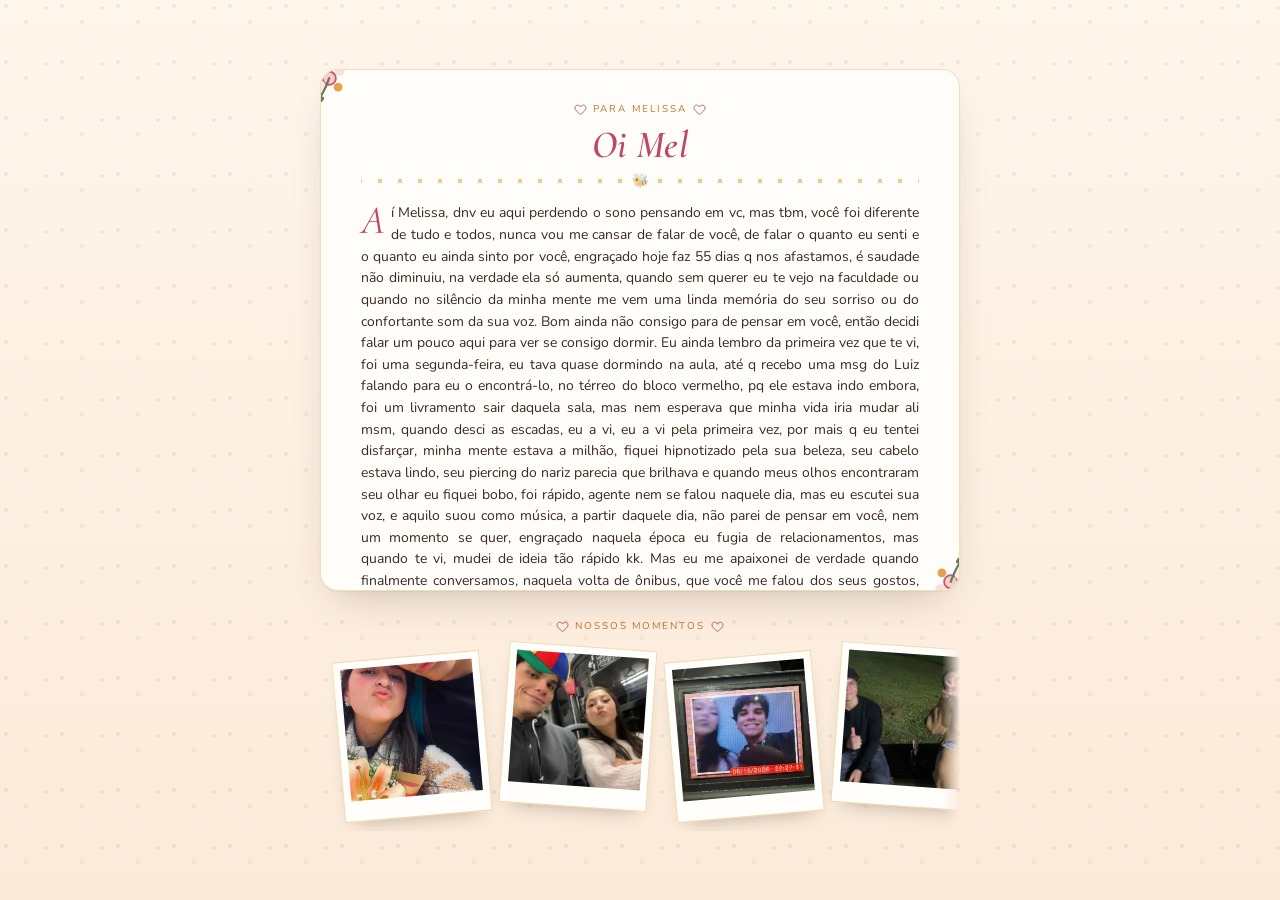
<file: index.html>
<!DOCTYPE html>
<html lang="pt-br">
<head>
    <meta charset="UTF-8">
    <meta name="viewport" content="width=device-width, initial-scale=1.0">
    <title>SITE DO JOTA JOTA</title>
    <link rel="stylesheet" href="estilo 1.css">
</head>
<body>
    <div class="bee-flight" aria-hidden="true">
        <svg viewBox="0 0 40 40" fill="none">
            <ellipse class="wing" cx="14" cy="14" rx="9" ry="6" fill="#fdf6e3" fill-opacity="0.85" stroke="#d9a441" stroke-width="1"/>
            <ellipse class="wing" cx="24" cy="14" rx="9" ry="6" fill="#fdf6e3" fill-opacity="0.85" stroke="#d9a441" stroke-width="1"/>
            <ellipse cx="20" cy="22" rx="10" ry="8" fill="#3b2a20"/>
            <rect x="10" y="18" width="20" height="3.5" fill="#e3993c"/>
            <rect x="10" y="24" width="20" height="3.5" fill="#e3993c"/>
            <circle cx="30" cy="20" r="4" fill="#3b2a20"/>
        </svg>
    </div>

    <div class="page">
    <main class="letter">
        <header class="letter-header">
            <p class="eyebrow">
                <svg viewBox="0 0 24 24" fill="none" stroke="#c1466b" stroke-width="1.6"><path d="M12 21s-7-4.6-9.5-9C.7 8.2 2.6 4 6.5 4 9 4 11 5.6 12 7.4 13 5.6 15 4 17.5 4 21.4 4 23.3 8.2 21.5 12 19 16.4 12 21 12 21z"/></svg>
                para melissa
                <svg viewBox="0 0 24 24" fill="none" stroke="#c1466b" stroke-width="1.6"><path d="M12 21s-7-4.6-9.5-9C.7 8.2 2.6 4 6.5 4 9 4 11 5.6 12 7.4 13 5.6 15 4 17.5 4 21.4 4 23.3 8.2 21.5 12 19 16.4 12 21 12 21z"/></svg>
            </p>
            <h1>Oi Mel</h1>
        </header>

        <div class="divider" aria-hidden="true"></div>

        <p>Aí Melissa, dnv eu aqui perdendo o sono pensando em vc, mas tbm, você foi diferente de tudo e todos, nunca vou me cansar de falar de você, de falar o quanto eu senti e o quanto eu ainda sinto por você, engraçado hoje faz 55 dias q nos afastamos, é saudade não diminuiu, na verdade ela só aumenta, quando sem querer eu te vejo na faculdade ou quando no silêncio da minha mente me vem uma linda memória do seu sorriso ou do confortante som da sua voz. Bom ainda não consigo para de pensar em você, então decidi falar um pouco aqui para ver se consigo dormir. Eu ainda lembro da primeira vez que te vi, foi uma segunda-feira, eu tava quase dormindo na aula, até q recebo uma msg do Luiz falando para eu o encontrá-lo, no térreo do bloco vermelho, pq ele estava indo embora, foi um livramento sair daquela sala, mas nem esperava que minha vida iria mudar ali msm, quando desci as escadas, eu a vi, eu a vi pela primeira vez, por mais q eu tentei disfarçar, minha mente estava a milhão, fiquei hipnotizado pela sua beleza, seu cabelo estava lindo, seu piercing do nariz parecia que brilhava e quando meus olhos encontraram seu olhar eu fiquei bobo, foi rápido, agente nem se falou naquele dia, mas eu escutei sua voz, e aquilo suou como música, a partir daquele dia, não parei de pensar em você, nem um momento se quer, engraçado naquela época eu fugia de relacionamentos, mas quando te vi, mudei de ideia tão rápido kk. Mas eu me apaixonei de verdade quando finalmente conversamos, naquela volta de ônibus, que você me falou dos seus gostos, falamos um pouco sobre música, não vou mentir, eu nunca estive tão nervoso, o quanto eu estava naquele dia, eu tava todo travado. Eu mudei muito desde que te conheci, mas eu vejo como melhora, pelo menos eu tento me tornar um homem melhor cada dia, por sua causa. Não consigo te tirar da cabeça, tentei de tudo, academia, tentar fingir que n ligo, mas porra eu ligo pra krl, eu tento disfarçar mas meu coração ainda arde ao lembrar de você, eu ainda penso em você nas minhas orações, meu coração ainda acelera quando ouve seu nome. Tentei seguir em frente, falar com outras mulheres, fiz elas rirem, mas não foi a mesma coisa, não foi aquela risada que eu amo, q quando escuto me sinto nas nuvem, nenhum abraço, trás o sentimento de estar em casa como o seu, e nenhum olho brilha mais q aquele par de olhinhos castanhos, que eu já disse serem meu favoritos. Bom o que eu quero dizer com tudo isso é que não tá fácil, e não vai ser fácil, pq eu ainda te amo, e amo muito, mas eu como eu digo em minhas conversas com Deus, eu só quero a sua felicidade Melissa, mesmo q seja sem mim, mas porra como eu queria q fosse comigo em, lembra que eu adoro garota, e vou sempre adorar, com todo o meu coração ♥️</p>

        <a href="https://www.youtube.com/watch?v=Z5pWz_OR5Sg&list=RDZ5pWz_OR5Sg&start_radio=1">Um Recadinho</a>
    </main>

    <section class="polaroid-strip-wrap" aria-label="Fotos">
        <p class="eyebrow">
            <svg viewBox="0 0 24 24" fill="none" stroke="#c1466b" stroke-width="1.6"><path d="M12 21s-7-4.6-9.5-9C.7 8.2 2.6 4 6.5 4 9 4 11 5.6 12 7.4 13 5.6 15 4 17.5 4 21.4 4 23.3 8.2 21.5 12 19 16.4 12 21 12 21z"/></svg>
            nossos momentos
            <svg viewBox="0 0 24 24" fill="none" stroke="#c1466b" stroke-width="1.6"><path d="M12 21s-7-4.6-9.5-9C.7 8.2 2.6 4 6.5 4 9 4 11 5.6 12 7.4 13 5.6 15 4 17.5 4 21.4 4 23.3 8.2 21.5 12 19 16.4 12 21 12 21z"/></svg>
        </p>
        <div class="polaroid-strip">
            <figure class="polaroid"><img src="12.06.jpeg" alt="Foto do dia 12/06"></figure>
            <figure class="polaroid"><img src=";).jpeg" alt="Foto juntos"></figure>
            <figure class="polaroid"><img src="Felicidade.jpeg" alt="Foto juntos"></figure>
            <figure class="polaroid"><img src="WhatsApp Image 2026-08-11 at 15.05.01.jpeg" alt="Foto juntos"></figure>
            <figure class="polaroid"><img src="WhatsApp Image 2026-08-11 at 15.05.01 (1).jpeg" alt="Foto juntos"></figure>
            <!-- pode ir adicionando mais fotos aqui, seguindo o mesmo padrão:
            <figure class="polaroid"><img src="nome-da-foto.jpeg" alt="Foto juntos"></figure> -->
        </div>
    </section>
    </div>
</body>
</html>
</file>
<file: estilo 1.css>
/* ============================================
   MeL — tema romântico: abelhas & flores
   ============================================ */

@import url('https://fonts.googleapis.com/css2?family=Cormorant+Garamond:ital,wght@0,500;0,600;1,500;1,600&family=Nunito:wght@400;600;700&display=swap');

:root {
  --cream: #fff6ec;
  --cream-deep: #fbead9;
  --blush: #f3c9c2;
  --honey: #e3993c;
  --honey-dark: #b9762a;
  --rose: #c1466b;
  --forest: #5c6b4a;
  --ink: #3b2a20;
  --ink-soft: #6b5644;
  --gold-line: #d9a441;

  --font-display: 'Cormorant Garamond', 'Iowan Old Style', serif;
  --font-body: 'Nunito', -apple-system, sans-serif;
}

@media (prefers-reduced-motion: reduce) {
  *, *::before, *::after {
    animation-duration: 0.001ms !important;
    animation-iteration-count: 1 !important;
    transition-duration: 0.001ms !important;
    scroll-behavior: auto !important;
  }
}

* { box-sizing: border-box; }

html, body { height: 100%; }

body {
  margin: 0;
  font-family: var(--font-body);
  color: var(--ink);
  background:
    radial-gradient(circle at 6px 6px, rgba(193,70,107,0.10) 2px, transparent 2.4px),
    radial-gradient(circle at 26px 22px, rgba(227,153,60,0.14) 2px, transparent 2.4px),
    radial-gradient(circle at 46px 8px, rgba(92,107,74,0.10) 1.6px, transparent 2px),
    linear-gradient(180deg, var(--cream) 0%, var(--cream-deep) 100%);
  background-size: 56px 56px, 56px 56px, 56px 56px, 100% 100%;
  padding: 12px 14px;
  position: relative;
  overflow: hidden;
  display: flex;
  align-items: center;
  justify-content: center;
}

/* ---------- abelha voando (elemento-assinatura) ---------- */

.bee-flight {
  position: fixed;
  top: 8%;
  left: -60px;
  z-index: 5;
  pointer-events: none;
  animation: bee-path 13s ease-in-out infinite;
}

.bee-flight svg { width: 34px; height: 34px; display: block; }

.bee-flight .wing {
  transform-origin: 50% 30%;
  animation: wing-flap 0.12s ease-in-out infinite alternate;
}

@keyframes wing-flap {
  from { transform: scaleX(1); }
  to   { transform: scaleX(0.55); }
}

@keyframes bee-path {
  0%   { left: -60px; top: 10%; transform: rotate(6deg); }
  20%  { left: 22vw;  top: 22%; transform: rotate(-4deg); }
  38%  { left: 46vw;  top: 8%;  transform: rotate(8deg); }
  55%  { left: 68vw;  top: 26%; transform: rotate(-6deg); }
  72%  { left: 85vw;  top: 12%; transform: rotate(4deg); }
  90%  { left: 102vw; top: 20%; transform: rotate(-2deg); }
  100% { left: 102vw; top: 20%; transform: rotate(-2deg); }
}

@media (prefers-reduced-motion: reduce) {
  .bee-flight { position: absolute; left: 50%; top: -18px; animation: none; }
  .bee-flight .wing { animation: none; }
}

/* ---------- container geral da página ---------- */

.page {
  display: flex;
  flex-direction: column;
  align-items: center;
  width: 100%;
  max-width: 640px;
  max-height: 96vh;
  gap: clamp(10px, 2vh, 18px);
}

/* ---------- moldura da carta ---------- */

.letter {
  max-width: 640px;
  width: 100%;
  max-height: 58vh;
  flex: 0 1 auto;
  margin: 0 auto;
  position: relative;
  background: #fffdf9;
  border-radius: 18px;
  padding: clamp(14px, 2.5vh, 28px) clamp(18px, 4vw, 40px) clamp(14px, 2.5vh, 24px);
  box-shadow:
    0 1px 2px rgba(59,42,32,0.06),
    0 18px 40px -18px rgba(59,42,32,0.28);
  border: 1px solid rgba(217,164,65,0.35);
  overflow-y: auto;
}

.letter::before,
.letter::after {
  content: "";
  position: absolute;
  width: 74px;
  height: 74px;
  background-repeat: no-repeat;
  background-size: contain;
  opacity: 0.9;
  pointer-events: none;
}

/* canto flor superior-esquerdo / inferior-direito, via SVG embutido */
.letter::before {
  top: -14px;
  left: -14px;
  background-image: url("data:image/svg+xml,%3Csvg xmlns='http://www.w3.org/2000/svg' viewBox='0 0 100 100'%3E%3Cg fill='none' stroke='%23c1466b' stroke-width='2.5'%3E%3Ccircle cx='30' cy='30' r='9' fill='%23f3c9c2' stroke='none'/%3E%3Ccircle cx='30' cy='30' r='9'/%3E%3Ccircle cx='16' cy='22' r='7' fill='%23f6dfda' stroke='none'/%3E%3Ccircle cx='44' cy='20' r='7' fill='%23f6dfda' stroke='none'/%3E%3Ccircle cx='18' cy='40' r='7' fill='%23fbeae6' stroke='none'/%3E%3Ccircle cx='42' cy='42' r='6' fill='%23e3993c' stroke='none'/%3E%3Cpath d='M30 30 C22 55, 10 65, 4 78' stroke='%235c6b4a' stroke-width='3' stroke-linecap='round'/%3E%3Cellipse cx='16' cy='60' rx='8' ry='4' fill='%235c6b4a' stroke='none' transform='rotate(-30 16 60)'/%3E%3C/g%3E%3C/svg%3E");
}

.letter::after {
  bottom: -14px;
  right: -14px;
  transform: rotate(180deg);
  background-image: url("data:image/svg+xml,%3Csvg xmlns='http://www.w3.org/2000/svg' viewBox='0 0 100 100'%3E%3Cg fill='none' stroke='%23c1466b' stroke-width='2.5'%3E%3Ccircle cx='30' cy='30' r='9' fill='%23f3c9c2' stroke='none'/%3E%3Ccircle cx='30' cy='30' r='9'/%3E%3Ccircle cx='16' cy='22' r='7' fill='%23f6dfda' stroke='none'/%3E%3Ccircle cx='44' cy='20' r='7' fill='%23f6dfda' stroke='none'/%3E%3Ccircle cx='18' cy='40' r='7' fill='%23fbeae6' stroke='none'/%3E%3Ccircle cx='42' cy='42' r='6' fill='%23e3993c' stroke='none'/%3E%3Cpath d='M30 30 C22 55, 10 65, 4 78' stroke='%235c6b4a' stroke-width='3' stroke-linecap='round'/%3E%3Cellipse cx='16' cy='60' rx='8' ry='4' fill='%235c6b4a' stroke='none' transform='rotate(-30 16 60)'/%3E%3C/g%3E%3C/svg%3E");
}

/* ---------- cabeçalho ---------- */

.letter-header {
  text-align: center;
  margin-bottom: 2px;
}

.eyebrow {
  display: inline-flex;
  align-items: center;
  gap: 6px;
  font-family: var(--font-body);
  font-size: 0.62rem;
  letter-spacing: 0.2em;
  text-transform: uppercase;
  color: var(--honey-dark);
  margin-bottom: 2px;
}

.eyebrow svg { width: 13px; height: 13px; }

h1 {
  font-family: var(--font-display);
  font-style: italic;
  font-weight: 600;
  font-size: clamp(1.6rem, 4.5vh, 2.4rem);
  color: var(--rose);
  margin: 0 0 2px;
  letter-spacing: 0.01em;
  text-shadow: 0 1px 0 rgba(255,255,255,0.6);
}

.divider {
  width: 100%;
  height: 14px;
  margin: 6px 0 10px;
  background-image: radial-gradient(circle, var(--gold-line) 2.2px, transparent 2.6px);
  background-size: 20px 20px;
  background-position: center;
  background-repeat: repeat-x;
  opacity: 0.55;
  position: relative;
}

.divider::after {
  content: "🐝";
  position: absolute;
  left: 50%;
  top: 50%;
  transform: translate(-50%, -55%);
  font-size: 0.85rem;
  background: #fffdf9;
  padding: 0 8px;
}

/* ---------- corpo da carta ---------- */

p {
  font-family: var(--font-body);
  font-size: clamp(0.72rem, 1.55vh, 0.92rem);
  line-height: 1.55;
  color: var(--ink);
  text-align: justify;
}

p:first-of-type::first-letter {
  font-family: var(--font-display);
  font-style: italic;
  font-size: 2.5rem;
  line-height: 0.7;
  float: left;
  padding: 4px 6px 0 0;
  color: var(--rose);
}

/* ---------- colagem de polaroids (fora da carta) ---------- */

.polaroid-strip-wrap {
  width: 100%;
  max-width: 100%;
  flex: 0 0 auto;
  text-align: center;
}

.polaroid-strip-wrap .eyebrow { margin-bottom: 6px; }

.polaroid-strip {
  display: flex;
  align-items: flex-start;
  gap: clamp(10px, 2.4vw, 18px);
  overflow-x: auto;
  overflow-y: hidden;
  padding: 10px 18px 14px;
  scroll-snap-type: x proximity;
  -webkit-overflow-scrolling: touch;
  scrollbar-width: thin;
  scrollbar-color: var(--gold-line) transparent;
  mask-image: linear-gradient(90deg, transparent 0, #000 18px, #000 calc(100% - 18px), transparent 100%);
}

.polaroid-strip::-webkit-scrollbar { height: 6px; }
.polaroid-strip::-webkit-scrollbar-thumb { background: var(--gold-line); border-radius: 999px; }
.polaroid-strip::-webkit-scrollbar-track { background: transparent; }

.polaroid {
  flex: 0 0 auto;
  scroll-snap-align: center;
  margin: 0;
  width: clamp(100px, 22vw, 148px);
  background: #fffefb;
  padding: 7px 7px 20px;
  border: 1px solid rgba(217,164,65,0.4);
  box-shadow: 0 10px 20px -12px rgba(59,42,32,0.4);
  transition: transform 0.3s ease;
}

.polaroid img {
  display: block;
  width: 100%;
  aspect-ratio: 1 / 1;
  object-fit: cover;
}

.polaroid:nth-child(odd)  { transform: rotate(-5deg); margin-top: 6px; }
.polaroid:nth-child(even) { transform: rotate(4deg); margin-top: -4px; }

.polaroid:hover,
.polaroid:focus-within { transform: rotate(0deg) scale(1.05); z-index: 2; }

/* ---------- link / botão "recadinho" ---------- */

a {
  display: flex;
  width: fit-content;
  margin: 10px auto 0;
  align-items: center;
  gap: 8px;
  font-family: var(--font-body);
  font-weight: 700;
  font-size: 0.82rem;
  text-decoration: none;
  color: #fffdf9;
  background: linear-gradient(135deg, var(--honey), var(--rose));
  padding: 9px 20px;
  border-radius: 999px;
  box-shadow: 0 10px 22px -10px rgba(193,70,107,0.55);
  transition: transform 0.2s ease, box-shadow 0.2s ease;
}

a::before {
  content: "🌸";
  font-size: 1rem;
}

a:hover {
  transform: translateY(-2px);
  box-shadow: 0 14px 26px -10px rgba(193,70,107,0.65);
}

a:focus-visible,
.polaroid:focus-within {
  outline: 3px solid var(--forest);
  outline-offset: 3px;
}

/* ---------- responsivo ---------- */

@media (max-width: 480px) {
  .letter { padding: 16px 16px 14px; border-radius: 14px; }
  .letter::before, .letter::after { width: 40px; height: 40px; }
  p { text-align: left; }
  .polaroid { width: clamp(88px, 26vw, 120px); }
}
</file>
<file: style (12).css>
/* ============================================
   MeL — tema romântico: abelhas & flores
   ============================================ */

@import url('https://fonts.googleapis.com/css2?family=Cormorant+Garamond:ital,wght@0,500;0,600;1,500;1,600&family=Nunito:wght@400;600;700&display=swap');

:root {
  --cream: #fff6ec;
  --cream-deep: #fbead9;
  --blush: #f3c9c2;
  --honey: #e3993c;
  --honey-dark: #b9762a;
  --rose: #c1466b;
  --forest: #5c6b4a;
  --ink: #3b2a20;
  --ink-soft: #6b5644;
  --gold-line: #d9a441;

  --font-display: 'Cormorant Garamond', 'Iowan Old Style', serif;
  --font-body: 'Nunito', -apple-system, sans-serif;
}

@media (prefers-reduced-motion: reduce) {
  *, *::before, *::after {
    animation-duration: 0.001ms !important;
    animation-iteration-count: 1 !important;
    transition-duration: 0.001ms !important;
    scroll-behavior: auto !important;
  }
}

* { box-sizing: border-box; }

html, body { height: 100%; }

body {
  margin: 0;
  font-family: var(--font-body);
  color: var(--ink);
  background:
    radial-gradient(circle at 6px 6px, rgba(193,70,107,0.10) 2px, transparent 2.4px),
    radial-gradient(circle at 26px 22px, rgba(227,153,60,0.14) 2px, transparent 2.4px),
    radial-gradient(circle at 46px 8px, rgba(92,107,74,0.10) 1.6px, transparent 2px),
    linear-gradient(180deg, var(--cream) 0%, var(--cream-deep) 100%);
  background-size: 56px 56px, 56px 56px, 56px 56px, 100% 100%;
  padding: 12px 14px;
  position: relative;
  overflow: hidden;
  display: flex;
  align-items: center;
  justify-content: center;
}

/* ---------- abelha voando (elemento-assinatura) ---------- */

.bee-flight {
  position: fixed;
  top: 8%;
  left: -60px;
  z-index: 5;
  pointer-events: none;
  animation: bee-path 13s ease-in-out infinite;
}

.bee-flight svg { width: 34px; height: 34px; display: block; }

.bee-flight .wing {
  transform-origin: 50% 30%;
  animation: wing-flap 0.12s ease-in-out infinite alternate;
}

@keyframes wing-flap {
  from { transform: scaleX(1); }
  to   { transform: scaleX(0.55); }
}

@keyframes bee-path {
  0%   { left: -60px; top: 10%; transform: rotate(6deg); }
  20%  { left: 22vw;  top: 22%; transform: rotate(-4deg); }
  38%  { left: 46vw;  top: 8%;  transform: rotate(8deg); }
  55%  { left: 68vw;  top: 26%; transform: rotate(-6deg); }
  72%  { left: 85vw;  top: 12%; transform: rotate(4deg); }
  90%  { left: 102vw; top: 20%; transform: rotate(-2deg); }
  100% { left: 102vw; top: 20%; transform: rotate(-2deg); }
}

@media (prefers-reduced-motion: reduce) {
  .bee-flight { position: absolute; left: 50%; top: -18px; animation: none; }
  .bee-flight .wing { animation: none; }
}

/* ---------- container geral da página ---------- */

.page {
  display: flex;
  flex-direction: column;
  align-items: center;
  width: 100%;
  max-width: 640px;
  max-height: 96vh;
  gap: clamp(10px, 2vh, 18px);
}

/* ---------- moldura da carta ---------- */

.letter {
  max-width: 640px;
  width: 100%;
  max-height: 58vh;
  flex: 0 1 auto;
  margin: 0 auto;
  position: relative;
  background: #fffdf9;
  border-radius: 18px;
  padding: clamp(14px, 2.5vh, 28px) clamp(18px, 4vw, 40px) clamp(14px, 2.5vh, 24px);
  box-shadow:
    0 1px 2px rgba(59,42,32,0.06),
    0 18px 40px -18px rgba(59,42,32,0.28);
  border: 1px solid rgba(217,164,65,0.35);
  overflow-y: auto;
}

.letter::before,
.letter::after {
  content: "";
  position: absolute;
  width: 74px;
  height: 74px;
  background-repeat: no-repeat;
  background-size: contain;
  opacity: 0.9;
  pointer-events: none;
}

/* canto flor superior-esquerdo / inferior-direito, via SVG embutido */
.letter::before {
  top: -14px;
  left: -14px;
  background-image: url("data:image/svg+xml,%3Csvg xmlns='http://www.w3.org/2000/svg' viewBox='0 0 100 100'%3E%3Cg fill='none' stroke='%23c1466b' stroke-width='2.5'%3E%3Ccircle cx='30' cy='30' r='9' fill='%23f3c9c2' stroke='none'/%3E%3Ccircle cx='30' cy='30' r='9'/%3E%3Ccircle cx='16' cy='22' r='7' fill='%23f6dfda' stroke='none'/%3E%3Ccircle cx='44' cy='20' r='7' fill='%23f6dfda' stroke='none'/%3E%3Ccircle cx='18' cy='40' r='7' fill='%23fbeae6' stroke='none'/%3E%3Ccircle cx='42' cy='42' r='6' fill='%23e3993c' stroke='none'/%3E%3Cpath d='M30 30 C22 55, 10 65, 4 78' stroke='%235c6b4a' stroke-width='3' stroke-linecap='round'/%3E%3Cellipse cx='16' cy='60' rx='8' ry='4' fill='%235c6b4a' stroke='none' transform='rotate(-30 16 60)'/%3E%3C/g%3E%3C/svg%3E");
}

.letter::after {
  bottom: -14px;
  right: -14px;
  transform: rotate(180deg);
  background-image: url("data:image/svg+xml,%3Csvg xmlns='http://www.w3.org/2000/svg' viewBox='0 0 100 100'%3E%3Cg fill='none' stroke='%23c1466b' stroke-width='2.5'%3E%3Ccircle cx='30' cy='30' r='9' fill='%23f3c9c2' stroke='none'/%3E%3Ccircle cx='30' cy='30' r='9'/%3E%3Ccircle cx='16' cy='22' r='7' fill='%23f6dfda' stroke='none'/%3E%3Ccircle cx='44' cy='20' r='7' fill='%23f6dfda' stroke='none'/%3E%3Ccircle cx='18' cy='40' r='7' fill='%23fbeae6' stroke='none'/%3E%3Ccircle cx='42' cy='42' r='6' fill='%23e3993c' stroke='none'/%3E%3Cpath d='M30 30 C22 55, 10 65, 4 78' stroke='%235c6b4a' stroke-width='3' stroke-linecap='round'/%3E%3Cellipse cx='16' cy='60' rx='8' ry='4' fill='%235c6b4a' stroke='none' transform='rotate(-30 16 60)'/%3E%3C/g%3E%3C/svg%3E");
}

/* ---------- cabeçalho ---------- */

.letter-header {
  text-align: center;
  margin-bottom: 2px;
}

.eyebrow {
  display: inline-flex;
  align-items: center;
  gap: 6px;
  font-family: var(--font-body);
  font-size: 0.62rem;
  letter-spacing: 0.2em;
  text-transform: uppercase;
  color: var(--honey-dark);
  margin-bottom: 2px;
}

.eyebrow svg { width: 13px; height: 13px; }

h1 {
  font-family: var(--font-display);
  font-style: italic;
  font-weight: 600;
  font-size: clamp(1.6rem, 4.5vh, 2.4rem);
  color: var(--rose);
  margin: 0 0 2px;
  letter-spacing: 0.01em;
  text-shadow: 0 1px 0 rgba(255,255,255,0.6);
}

.divider {
  width: 100%;
  height: 14px;
  margin: 6px 0 10px;
  background-image: radial-gradient(circle, var(--gold-line) 2.2px, transparent 2.6px);
  background-size: 20px 20px;
  background-position: center;
  background-repeat: repeat-x;
  opacity: 0.55;
  position: relative;
}

.divider::after {
  content: "🐝";
  position: absolute;
  left: 50%;
  top: 50%;
  transform: translate(-50%, -55%);
  font-size: 0.85rem;
  background: #fffdf9;
  padding: 0 8px;
}

/* ---------- corpo da carta ---------- */

p {
  font-family: var(--font-body);
  font-size: clamp(0.72rem, 1.55vh, 0.92rem);
  line-height: 1.55;
  color: var(--ink);
  text-align: justify;
}

p:first-of-type::first-letter {
  font-family: var(--font-display);
  font-style: italic;
  font-size: 2.5rem;
  line-height: 0.7;
  float: left;
  padding: 4px 6px 0 0;
  color: var(--rose);
}

/* ---------- colagem de polaroids (fora da carta) ---------- */

.polaroid-strip-wrap {
  width: 100%;
  max-width: 100%;
  flex: 0 0 auto;
  text-align: center;
}

.polaroid-strip-wrap .eyebrow { margin-bottom: 6px; }

.polaroid-strip {
  display: flex;
  align-items: flex-start;
  gap: clamp(10px, 2.4vw, 18px);
  overflow-x: auto;
  overflow-y: hidden;
  padding: 10px 18px 14px;
  scroll-snap-type: x proximity;
  -webkit-overflow-scrolling: touch;
  scrollbar-width: thin;
  scrollbar-color: var(--gold-line) transparent;
  mask-image: linear-gradient(90deg, transparent 0, #000 18px, #000 calc(100% - 18px), transparent 100%);
}

.polaroid-strip::-webkit-scrollbar { height: 6px; }
.polaroid-strip::-webkit-scrollbar-thumb { background: var(--gold-line); border-radius: 999px; }
.polaroid-strip::-webkit-scrollbar-track { background: transparent; }

.polaroid {
  flex: 0 0 auto;
  scroll-snap-align: center;
  margin: 0;
  width: clamp(100px, 22vw, 148px);
  background: #fffefb;
  padding: 7px 7px 20px;
  border: 1px solid rgba(217,164,65,0.4);
  box-shadow: 0 10px 20px -12px rgba(59,42,32,0.4);
  transition: transform 0.3s ease;
}

.polaroid img {
  display: block;
  width: 100%;
  aspect-ratio: 1 / 1;
  object-fit: cover;
}

.polaroid:nth-child(odd)  { transform: rotate(-5deg); margin-top: 6px; }
.polaroid:nth-child(even) { transform: rotate(4deg); margin-top: -4px; }

.polaroid:hover,
.polaroid:focus-within { transform: rotate(0deg) scale(1.05); z-index: 2; }

/* ---------- link / botão "recadinho" ---------- */

a {
  display: flex;
  width: fit-content;
  margin: 10px auto 0;
  align-items: center;
  gap: 8px;
  font-family: var(--font-body);
  font-weight: 700;
  font-size: 0.82rem;
  text-decoration: none;
  color: #fffdf9;
  background: linear-gradient(135deg, var(--honey), var(--rose));
  padding: 9px 20px;
  border-radius: 999px;
  box-shadow: 0 10px 22px -10px rgba(193,70,107,0.55);
  transition: transform 0.2s ease, box-shadow 0.2s ease;
}

a::before {
  content: "🌸";
  font-size: 1rem;
}

a:hover {
  transform: translateY(-2px);
  box-shadow: 0 14px 26px -10px rgba(193,70,107,0.65);
}

a:focus-visible,
.polaroid:focus-within {
  outline: 3px solid var(--forest);
  outline-offset: 3px;
}

/* ---------- responsivo ---------- */

@media (max-width: 480px) {
  .letter { padding: 16px 16px 14px; border-radius: 14px; }
  .letter::before, .letter::after { width: 40px; height: 40px; }
  p { text-align: left; }
  .polaroid { width: clamp(88px, 26vw, 120px); }
}
</file>
